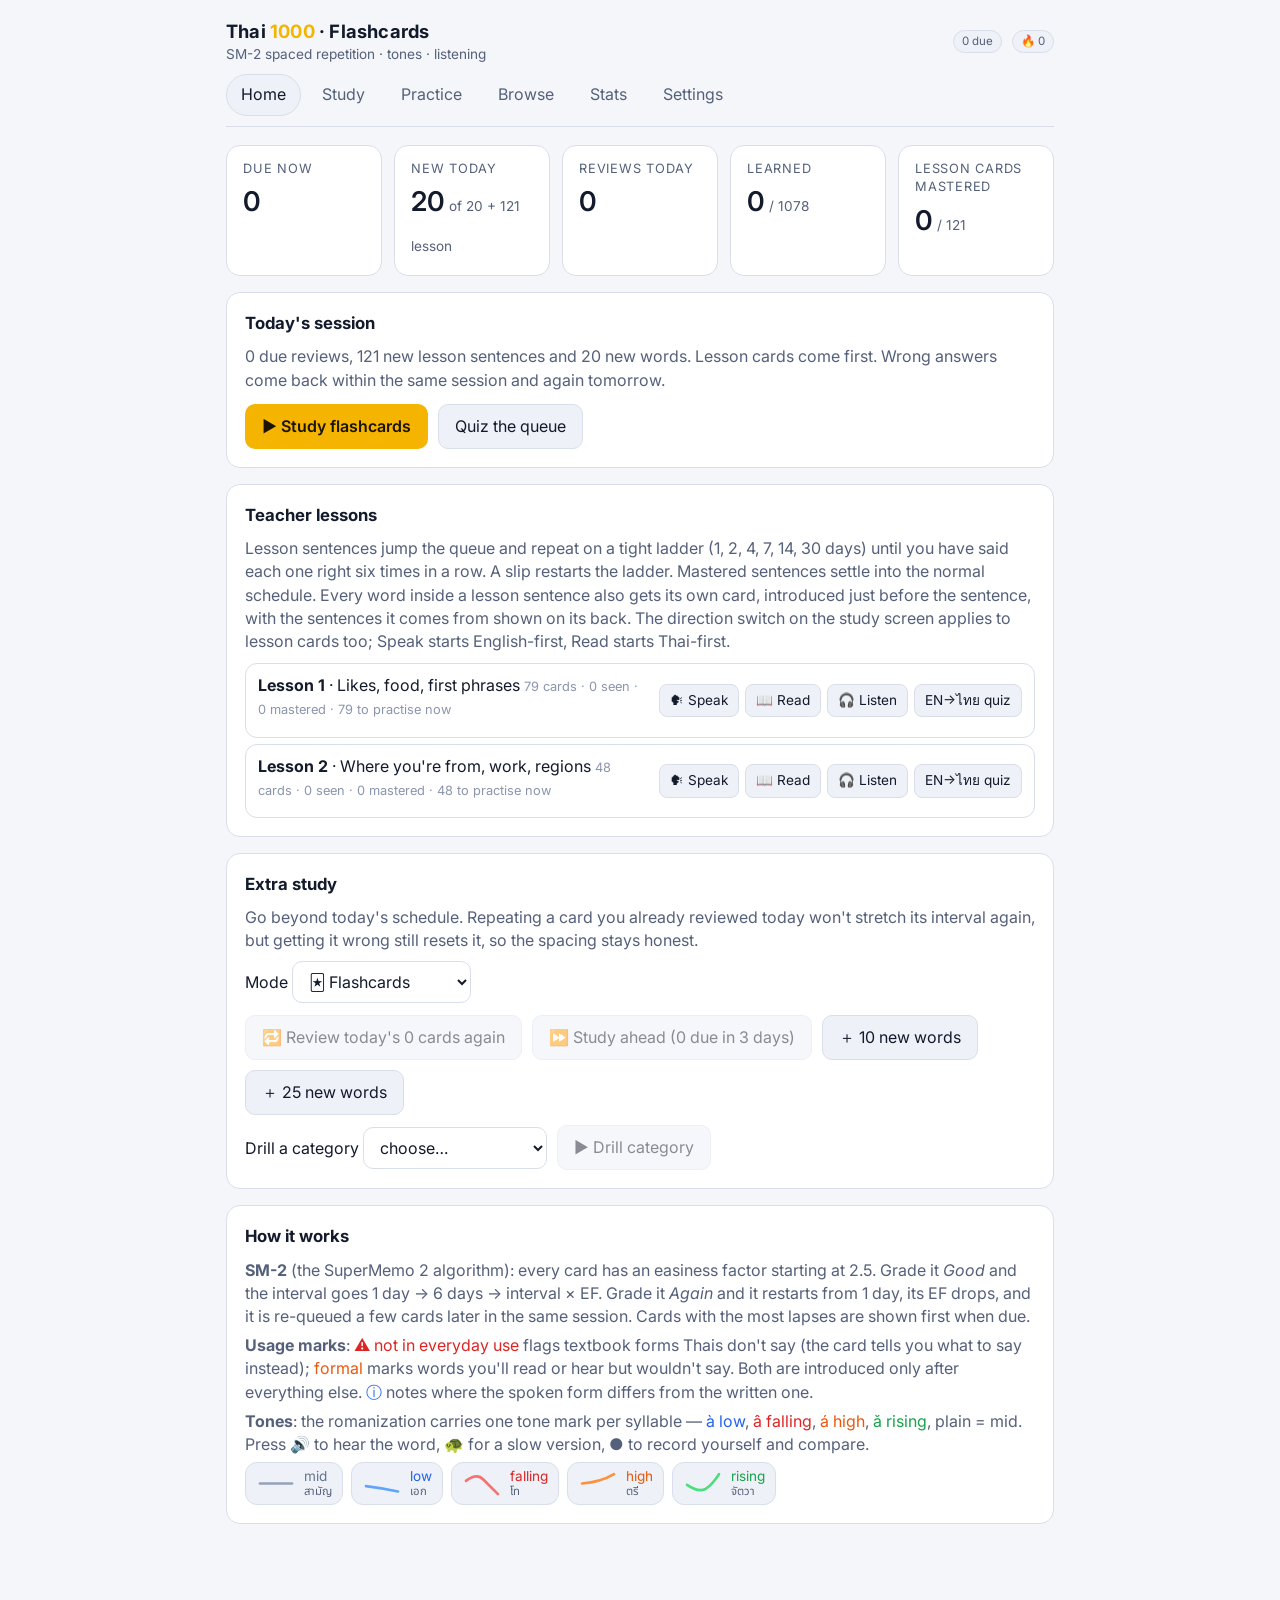
<file: apps/thai-flashcards/index.html>
<!DOCTYPE html>
<html lang="en">
<head>
  <meta charset="UTF-8">
  <meta name="viewport" content="width=device-width, initial-scale=1.0, viewport-fit=cover">
  <meta name="color-scheme" content="dark light">
  <title>Thai 1000 · Flashcards</title>
  <meta name="description" content="Learn the 1000 most important Thai words with SM-2 spaced repetition, listening drills and tone practice.">
  <link rel="preconnect" href="https://fonts.googleapis.com">
  <link rel="preconnect" href="https://fonts.gstatic.com" crossorigin>
  <link href="https://fonts.googleapis.com/css2?family=Inter:wght@400;500;600&family=Noto+Sans+Thai:wght@400;500;600&display=swap" rel="stylesheet">
  <link rel="stylesheet" href="css/style.css">
  <link rel="icon" href="data:image/svg+xml,%3Csvg xmlns='http://www.w3.org/2000/svg' viewBox='0 0 64 64'%3E%3Crect width='64' height='64' rx='14' fill='%23f5b400'/%3E%3Ctext x='32' y='44' font-size='34' text-anchor='middle' font-family='sans-serif'%3E%E0%B8%81%3C/text%3E%3C/svg%3E">
</head>
<body>
  <div class="app">
    <header class="top">
      <div>
        <h1>Thai <span>1000</span> · Flashcards</h1>
        <div class="sub">SM-2 spaced repetition · tones · listening</div>
      </div>
      <div class="row" id="headerRight"></div>
    </header>
    <nav class="tabs" id="tabs"></nav>
    <main id="main"></main>
  </div>
  <noscript>This app needs JavaScript.</noscript>
  <script src="data/words.js"></script>
  <script src="data/lessons.js"></script>
  <script src="data/usage-notes.js"></script>
  <script src="data/glossary.js"></script>
  <script src="js/sm2.js"></script>
  <script src="js/gloss.js"></script>
  <script src="js/audio.js"></script>
  <script src="js/app.js"></script>
</body>
</html>
</file>
<file: apps/thai-flashcards/css/style.css>
:root {
  --bg: #0f1420; --bg2: #161d2e; --bg3: #1f2940; --line: #2b3650;
  --text: #e8ecf5; --muted: #9aa6c0; --faint: #6b7590;
  --accent: #f5b400; --accent-2: #38bdf8; --ok: #4ade80; --bad: #f87171;
  --mid: #94a3b8; --low: #60a5fa; --falling: #f87171; --high: #fb923c; --rising: #4ade80;
  --radius: 14px; --font: "Inter", system-ui, -apple-system, "Segoe UI", Roboto, sans-serif;
  --thai: "Noto Sans Thai", "Sarabun", "Leelawadee UI", "Thonburi", "Tahoma", var(--font);
}
@media (prefers-color-scheme: light) {
  :root:not([data-theme="dark"]) {
    --bg: #f5f6fa; --bg2: #ffffff; --bg3: #eef1f7; --line: #d9deea;
    --text: #131a2b; --muted: #55607a; --faint: #8b95ad;
    --low: #2563eb; --falling: #dc2626; --high: #ea580c; --rising: #16a34a; --mid: #64748b;
  }
}
* { box-sizing: border-box; }
html, body { margin: 0; padding: 0; }
body { background: var(--bg); color: var(--text); font-family: var(--font); line-height: 1.45; -webkit-font-smoothing: antialiased; }
button { font: inherit; cursor: pointer; }
a { color: var(--accent-2); }
.app { max-width: 860px; margin: 0 auto; padding: 0 16px 96px; }
header.top { display: flex; align-items: center; justify-content: space-between; padding: 18px 0 10px; gap: 12px; }
header.top h1 { font-size: 1.15rem; margin: 0; letter-spacing: .2px; }
header.top h1 span { color: var(--accent); }
header.top .sub { color: var(--muted); font-size: .85rem; }
nav.tabs { display: flex; gap: 6px; overflow-x: auto; padding-bottom: 10px; border-bottom: 1px solid var(--line); margin-bottom: 18px; }
nav.tabs button { background: transparent; border: 1px solid transparent; color: var(--muted); padding: 8px 14px; border-radius: 999px; white-space: nowrap; }
nav.tabs button.active { background: var(--bg3); color: var(--text); border-color: var(--line); }
nav.tabs button:hover { color: var(--text); }

.grid { display: grid; gap: 12px; grid-template-columns: repeat(auto-fit, minmax(150px, 1fr)); }
.tile { background: var(--bg2); border: 1px solid var(--line); border-radius: var(--radius); padding: 14px 16px; }
.tile .k { color: var(--muted); font-size: .8rem; text-transform: uppercase; letter-spacing: .06em; }
.tile .v { font-size: 1.7rem; font-weight: 600; margin-top: 4px; }
.tile .v small { font-size: .85rem; color: var(--muted); font-weight: 400; margin-left: 4px; }

.panel { background: var(--bg2); border: 1px solid var(--line); border-radius: var(--radius); padding: 18px; margin-top: 16px; }
.panel h2 { margin: 0 0 10px; font-size: 1.05rem; }
.panel p { margin: 6px 0; color: var(--muted); }
.row { display: flex; flex-wrap: wrap; gap: 10px; align-items: center; }
.row.between { justify-content: space-between; }
.spacer { flex: 1; }

.btn { background: var(--bg3); color: var(--text); border: 1px solid var(--line); border-radius: 10px; padding: 10px 16px; transition: transform .05s, background .15s; }
.btn:hover { background: var(--line); }
.btn:active { transform: translateY(1px); }
.btn.primary { background: var(--accent); color: #1a1400; border-color: transparent; font-weight: 600; }
.btn.primary:hover { filter: brightness(1.08); }
.btn.ghost { background: transparent; }
.btn.sm { padding: 6px 10px; font-size: .85rem; border-radius: 8px; }
.btn.icon { padding: 6px 9px; line-height: 1; }
.btn:disabled { opacity: .5; cursor: default; }
.btn.danger { border-color: var(--bad); color: var(--bad); }
.btn.rec { border-color: var(--bad); }
.btn.rec.on { background: var(--bad); color: #fff; animation: pulse 1s infinite; }
@keyframes pulse { 50% { opacity: .6; } }

.badge { display: inline-block; font-size: .72rem; padding: 2px 8px; border-radius: 999px; background: var(--bg3); color: var(--muted); border: 1px solid var(--line); }
.badge.new { color: var(--accent-2); border-color: var(--accent-2); }
.badge.learning, .badge.relearning { color: var(--accent); border-color: var(--accent); }
.badge.young { color: var(--rising); border-color: var(--rising); }
.badge.mature { color: var(--ok); border-color: var(--ok); background: rgba(74,222,128,.08); }
.badge.leech { color: var(--bad); border-color: var(--bad); }

/* --- session --- */
.session-bar { display: flex; align-items: center; gap: 12px; margin-bottom: 12px; color: var(--muted); font-size: .85rem; }
.progress { flex: 1; height: 6px; background: var(--bg3); border-radius: 3px; overflow: hidden; }
.progress > div { height: 100%; background: var(--accent); transition: width .2s; }

.card { background: var(--bg2); border: 1px solid var(--line); border-radius: 20px; padding: 28px 22px; min-height: 300px; display: flex; flex-direction: column; align-items: center; justify-content: center; text-align: center; gap: 14px; position: relative; }
.card.clickable { cursor: pointer; }
.card .hint { position: absolute; bottom: 12px; color: var(--faint); font-size: .8rem; }
.card .cat { position: absolute; top: 12px; left: 14px; }
.card .stage { position: absolute; top: 12px; right: 14px; }
.thai { font-family: var(--thai); font-size: clamp(2.4rem, 8vw, 4rem); line-height: 1.5; font-weight: 500; }
.thai.small { font-size: clamp(1.6rem, 5vw, 2.4rem); }
.roman { font-size: 1.5rem; letter-spacing: .02em; }
.roman .syl { font-weight: 600; }
.roman .sep { color: var(--faint); margin: 0 3px; }
.en { font-size: 1.35rem; }
.en.prompt { font-size: 1.9rem; font-weight: 500; }
.tone-mid { color: var(--mid); } .tone-low { color: var(--low); } .tone-falling { color: var(--falling); } .tone-high { color: var(--high); } .tone-rising { color: var(--rising); }
.tones { display: flex; flex-wrap: wrap; gap: 8px; justify-content: center; }
.tone-chip { display: flex; align-items: center; gap: 8px; background: var(--bg3); border: 1px solid var(--line); border-radius: 12px; padding: 6px 10px; font-size: .85rem; }
.tone-chip .lbl { display: flex; flex-direction: column; line-height: 1.15; text-align: left; }
.tone-chip .lbl small { color: var(--muted); font-family: var(--thai); }
.tone-chip.big { padding: 12px 16px; font-size: 1rem; cursor: pointer; flex-direction: column; min-width: 110px; }
.tone-chip.big:hover { border-color: var(--accent); }
.tone-chip.big.correct { border-color: var(--ok); background: rgba(74,222,128,.12); }
.tone-chip.big.wrong { border-color: var(--bad); background: rgba(248,113,113,.12); }
.meta { color: var(--faint); font-size: .8rem; }
.audio-row { display: flex; flex-wrap: wrap; gap: 8px; justify-content: center; }
.speaker { font-size: 2.6rem; background: var(--bg3); border: 1px solid var(--line); border-radius: 50%; width: 92px; height: 92px; display: inline-flex; align-items: center; justify-content: center; }
.speaker:hover { border-color: var(--accent); }

.grades { display: grid; grid-template-columns: repeat(4, 1fr); gap: 8px; margin-top: 14px; }
.grades button { border-radius: 12px; padding: 12px 6px; border: 1px solid var(--line); background: var(--bg2); color: var(--text); display: flex; flex-direction: column; gap: 2px; align-items: center; }
.grades button small { color: var(--muted); font-size: .75rem; }
.grades button kbd { font-size: .65rem; color: var(--faint); }
.grades .again { border-color: var(--bad); } .grades .again:hover { background: rgba(248,113,113,.15); }
.grades .hard { border-color: var(--high); } .grades .hard:hover { background: rgba(251,146,60,.15); }
.grades .good { border-color: var(--ok); } .grades .good:hover { background: rgba(74,222,128,.15); }
.grades .easy { border-color: var(--accent-2); } .grades .easy:hover { background: rgba(56,189,248,.15); }

.options { display: grid; grid-template-columns: 1fr; gap: 8px; margin-top: 14px; }
@media (min-width: 560px) { .options { grid-template-columns: 1fr 1fr; } }
.options button { text-align: left; padding: 14px 16px; border-radius: 12px; border: 1px solid var(--line); background: var(--bg2); color: var(--text); font-size: 1.05rem; display: flex; gap: 10px; align-items: center; }
.options button .thai { font-size: 1.5rem; }
.options button kbd { color: var(--faint); font-size: .75rem; border: 1px solid var(--line); border-radius: 4px; padding: 0 5px; }
.options button:hover { border-color: var(--accent); }
.options button.correct { border-color: var(--ok); background: rgba(74,222,128,.14); }
.options button.wrong { border-color: var(--bad); background: rgba(248,113,113,.14); }
.options button:disabled { cursor: default; }
.feedback { margin-top: 14px; padding: 14px 16px; border-radius: 12px; border: 1px solid var(--line); background: var(--bg2); display: flex; flex-direction: column; gap: 8px; align-items: center; text-align: center; }
.feedback.ok { border-color: var(--ok); } .feedback.bad { border-color: var(--bad); }
.feedback .title { font-weight: 600; }

.done { text-align: center; padding: 30px 10px; }
.done .big { font-size: 2.2rem; }

/* --- browse --- */
.toolbar { display: flex; flex-wrap: wrap; gap: 8px; margin-bottom: 12px; }
input[type=text], input[type=search], select, input[type=number] { background: var(--bg2); color: var(--text); border: 1px solid var(--line); border-radius: 10px; padding: 9px 12px; font: inherit; }
input[type=search] { flex: 1; min-width: 180px; }
input[type=range] { width: 160px; }
.list { display: flex; flex-direction: column; gap: 6px; }
.wrow { display: grid; grid-template-columns: 1fr auto; gap: 8px 12px; align-items: center; background: var(--bg2); border: 1px solid var(--line); border-radius: 12px; padding: 10px 12px; }
.wrow .main { display: flex; flex-wrap: wrap; gap: 4px 14px; align-items: baseline; }
.wrow .thai { font-size: 1.35rem; }
.wrow .roman { font-size: .95rem; }
.wrow .en { font-size: .95rem; color: var(--muted); }
.wrow .right { display: flex; gap: 6px; align-items: center; }
.wrow .due { color: var(--faint); font-size: .75rem; }

/* --- stats --- */
.bars { display: flex; align-items: flex-end; gap: 4px; height: 110px; margin-top: 10px; }
.bars .bar { flex: 1; display: flex; flex-direction: column; align-items: center; justify-content: flex-end; height: 100%; font-size: .65rem; color: var(--faint); gap: 3px; }
.bars .bar > div { width: 100%; background: var(--accent-2); border-radius: 4px 4px 0 0; min-height: 2px; }
.bars .bar.today > div { background: var(--accent); }
.tone-acc { display: grid; grid-template-columns: repeat(auto-fit, minmax(120px, 1fr)); gap: 8px; }
.tone-acc .t { background: var(--bg3); border-radius: 10px; padding: 8px 10px; display: flex; align-items: center; gap: 8px; }
.tone-acc .t b { display: block; }
.tone-acc .t small { color: var(--muted); }

/* --- settings --- */
.setting { display: flex; justify-content: space-between; align-items: center; gap: 12px; padding: 10px 0; border-bottom: 1px solid var(--line); flex-wrap: wrap; }
.setting:last-child { border-bottom: 0; }
.setting label { font-weight: 500; }
.setting small { display: block; color: var(--muted); font-weight: 400; }
.cats { display: flex; flex-wrap: wrap; gap: 6px; }
.cats label { background: var(--bg3); border: 1px solid var(--line); border-radius: 999px; padding: 4px 10px; font-size: .85rem; cursor: pointer; }
.cats label.off { opacity: .45; }
.cats input { display: none; }

.toast { position: fixed; left: 50%; bottom: 24px; transform: translateX(-50%); background: var(--bg3); color: var(--text); border: 1px solid var(--line); padding: 10px 16px; border-radius: 10px; box-shadow: 0 8px 30px rgba(0,0,0,.35); max-width: 90vw; z-index: 20; font-size: .9rem; }
.kbd-help { color: var(--faint); font-size: .78rem; text-align: center; margin-top: 12px; }
kbd { font-family: var(--font); }
.mode-grid { display: grid; grid-template-columns: repeat(auto-fit, minmax(190px, 1fr)); gap: 10px; }
.mode { background: var(--bg2); border: 1px solid var(--line); border-radius: var(--radius); padding: 16px; cursor: pointer; text-align: left; color: var(--text); }
.mode:hover { border-color: var(--accent); }
.mode .ic { font-size: 1.6rem; }
.mode b { display: block; margin-top: 6px; }
.mode span { color: var(--muted); font-size: .85rem; }
.hidden { display: none !important; }

.seg { display: inline-flex; border: 1px solid var(--line); border-radius: 999px; overflow: hidden; }
.seg button { background: transparent; border: 0; color: var(--muted); padding: 5px 10px; font-size: .78rem; white-space: nowrap; }
.seg button.on { background: var(--accent); color: #1a1400; font-weight: 600; }
.seg button:not(.on):hover { color: var(--text); }
@media (max-width: 480px) { .session-bar { flex-wrap: wrap; } .session-bar .progress { order: 5; flex-basis: 100%; } }
@media (max-width: 480px) { .session-bar > span:first-child { display: none; } .session-bar .btn.sm { margin-left: auto; } }
.badge.prio { color: var(--accent); border-color: var(--accent); background: rgba(245,180,0,.10); }
.wrow .progress { height: 5px; }

.usage-pill { font-size: .78rem; padding: 3px 10px; border-radius: 999px; border: 1px solid; margin-top: 14px; }
.usage-pill.rare, .badge.usage-rare { color: var(--bad); border-color: var(--bad); background: rgba(248,113,113,.10); }
.usage-pill.formal, .badge.usage-formal { color: var(--high); border-color: var(--high); background: rgba(251,146,60,.10); }
.usage-pill.note, .badge.usage-note { color: var(--accent-2); border-color: var(--accent-2); background: rgba(56,189,248,.10); }
.usage-note { font-size: .88rem; text-align: left; border-left: 3px solid; border-radius: 8px; padding: 8px 12px; background: var(--bg3); max-width: 520px; }
.usage-note.rare { border-color: var(--bad); } .usage-note.formal { border-color: var(--high); } .usage-note.note { border-color: var(--accent-2); }
.usage-note .use { display: block; margin-top: 4px; }

.gloss { display: flex; flex-wrap: wrap; gap: 6px; justify-content: center; max-width: 640px; }
.gpart { display: flex; flex-direction: column; align-items: center; gap: 1px; background: var(--bg3); border: 1px solid var(--line); border-radius: 10px; padding: 6px 10px; color: var(--text); min-width: 64px; }
.gpart:hover { border-color: var(--accent); }
.gpart .gt { font-family: var(--thai); font-size: 1.25rem; line-height: 1.4; }
.gpart .gr { font-size: .85rem; }
.gpart .gr .syl { font-weight: 600; }
.gpart .ge { font-size: .72rem; color: var(--muted); max-width: 120px; line-height: 1.2; }
.gpart.unmatched { opacity: .5; }

/* browse: romanization first, Thai script de-emphasised */
.wrow .main.brow { flex-direction: column; align-items: flex-start; gap: 3px; }
.wrow .bh.roman { font-size: 1.3rem; }
.wrow .bh.roman .syl { font-weight: 700; }
.wrow .bh.en-h { font-size: 1.15rem; font-weight: 600; color: var(--text); }
.wrow .bs { display: flex; flex-wrap: wrap; gap: 4px 12px; align-items: baseline; font-size: .9rem; }
.wrow .bs .roman { font-size: .95rem; }
.wrow .bs .en { font-size: .95rem; }
.thai-s { font-family: var(--thai); font-size: .95rem; color: var(--faint); }
.letter { position: sticky; top: 0; z-index: 1; background: var(--bg); color: var(--accent); font-weight: 700; font-size: .85rem; letter-spacing: .08em; padding: 10px 4px 4px; }
.toolbar .seg button { padding: 8px 12px; font-size: .85rem; }
/* word card: the lesson sentences it comes from */
.in-lessons { display: flex; flex-direction: column; gap: 6px; align-items: stretch; max-width: 560px; width: 100%; }
.in-lessons .meta { text-align: left; }
.inl { display: flex; flex-direction: column; align-items: flex-start; gap: 2px; text-align: left; background: var(--bg3); border: 1px solid var(--line); border-radius: 10px; padding: 8px 12px; color: var(--text); }
.inl:hover { border-color: var(--accent); }
.inl .roman { font-size: 1rem; }
.inl .en { font-size: .85rem; color: var(--muted); }
@media (max-width: 560px) {
  .wrow { grid-template-columns: 1fr; }
  .wrow .right { flex-wrap: wrap; justify-content: flex-start; }
  .wrow .right .btn.icon { margin-left: auto; }
}

/* quiz answers in Thai: romanization first, script below */
.options button .opt-stack { display: flex; flex-direction: column; gap: 2px; }
.options button .opt-roman { font-size: 1.2rem; }
.options button .opt-roman .syl { font-weight: 700; }
</file>
